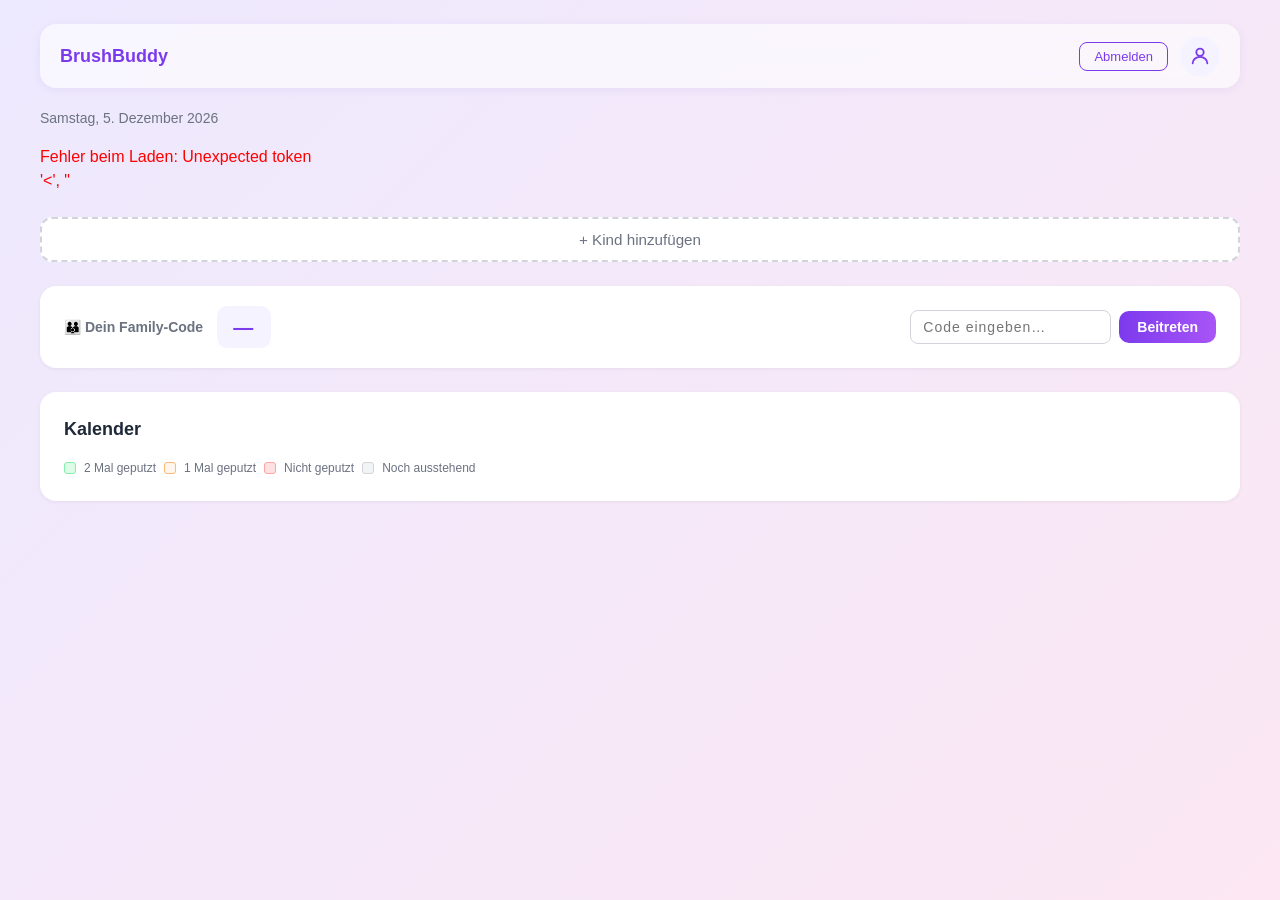
<file: child-profile.html>
<!DOCTYPE html>
<html lang="de">
  <head>
    <meta charset="UTF-8" />
    <meta name="viewport" content="width=device-width, initial-scale=1.0" />
    <title>BrushBuddy – Profil</title>
    <link rel="stylesheet" href="css/style.css" />
  </head>
  <body class="profile-body">

    <nav class="page-nav">
      <span class="page-nav-logo">BrushBuddy</span>
      <div class="page-nav-right">
        <button id="navLogoutBtn" class="logout-btn">Abmelden</button>
        <div class="nav-profile-wrapper">
          <button class="profile-icon-btn" onclick="toggleProfile()" title="Profil bearbeiten">
            <svg xmlns="http://www.w3.org/2000/svg" width="22" height="22" viewBox="0 0 24 24" fill="none" stroke="currentColor" stroke-width="2" stroke-linecap="round" stroke-linejoin="round">
              <circle cx="12" cy="8" r="4"/>
              <path d="M4 20c0-4 3.6-7 8-7s8 3 8 7"/>
            </svg>
          </button>
          <div id="navProfileForm" class="profile-dropdown hidden">
            <p class="profile-dropdown-name" id="navProfileName">...</p>
            <div class="profile-form-grid">
              <div>
                <label>Vorname</label>
                <input type="text" id="navProfileVorname" />
              </div>
              <div>
                <label>Name</label>
                <input type="text" id="navProfileName2" />
              </div>
              <div>
                <label>Email</label>
                <input type="email" id="navProfileEmail" />
              </div>
              <div>
                <label>Neues Passwort (optional)</label>
                <input type="password" id="navProfilePassword" placeholder="Leer lassen = unverändert" />
              </div>
            </div>
            <div class="edit-form-buttons">
              <button onclick="saveNavProfile()">Speichern</button>
              <button class="btn-cancel" onclick="toggleProfile()">Abbrechen</button>
            </div>
            <p id="navProfileMsg" class="hidden profile-msg"></p>
          </div>
        </div>
      </div>
    </nav>

    <div class="profile-page">

      <a href="protected.html" class="back-link">&#8592; Zurück zum Dashboard</a>

      <!-- Profile card -->
      <div class="profile-card">
        <div class="profile-card-header">
          <div class="profile-avatar-wrap" id="profileAvatar">🦄</div>
          <div class="profile-card-info">
            <h1 class="profile-child-name" id="profileChildName">...</h1>
            <div class="profile-badges">
              <span class="badge badge-level" id="profileLevel">Level 1</span>
              <span class="badge badge-streak" id="profileStreakBadge">&#x1F3C6; 0 Tage Streak</span>
            </div>
          </div>
        </div>
        <div class="profile-progress-section">
          <div class="profile-progress-header">
            <span id="profileProgressLabel">Fortschritt zu Level 2</span>
            <span id="profileProgressCount">0 / 7 Punkte</span>
          </div>
          <div class="progress-bar profile-progress-bar">
            <div class="progress-fill" id="profileProgressFill" style="width: 0%"></div>
          </div>
          <a id="viewStickersLink" href="sticker-collection.html" class="level-overview-link">Alle 25 Level ansehen &#x2192;</a>
        </div>
      </div>

      <!-- Stat cards -->
      <div class="profile-stats-grid">
        <div class="profile-stat-card">
          <div class="profile-stat-icon profile-stat-icon-yellow">&#x2B50;</div>
          <div class="profile-stat-body">
            <p class="profile-stat-title">Meine Punkte</p>
            <p class="profile-stat-number" id="statPoints">0</p>
          </div>
        </div>
        <div class="profile-stat-card">
          <div class="profile-stat-icon profile-stat-icon-orange">&#x1F3C6;</div>
          <div class="profile-stat-body">
            <p class="profile-stat-title">Aktueller Streak</p>
            <p class="profile-stat-number" id="statStreak">0 Tage</p>
          </div>
        </div>
      </div>

      <!-- Recent Activity -->
      <div class="profile-activity-card">
        <h2 class="profile-activity-title">&#x1F4C5; Letzte Aktivitäten</h2>
        <div id="activityList" class="activity-list"></div>
      </div>

    </div>

    <script src="js/avatar.js"></script>
    <script src="js/child-profile.js"></script>
    <script src="js/nav.js"></script>
  </body>
</html>
</file>
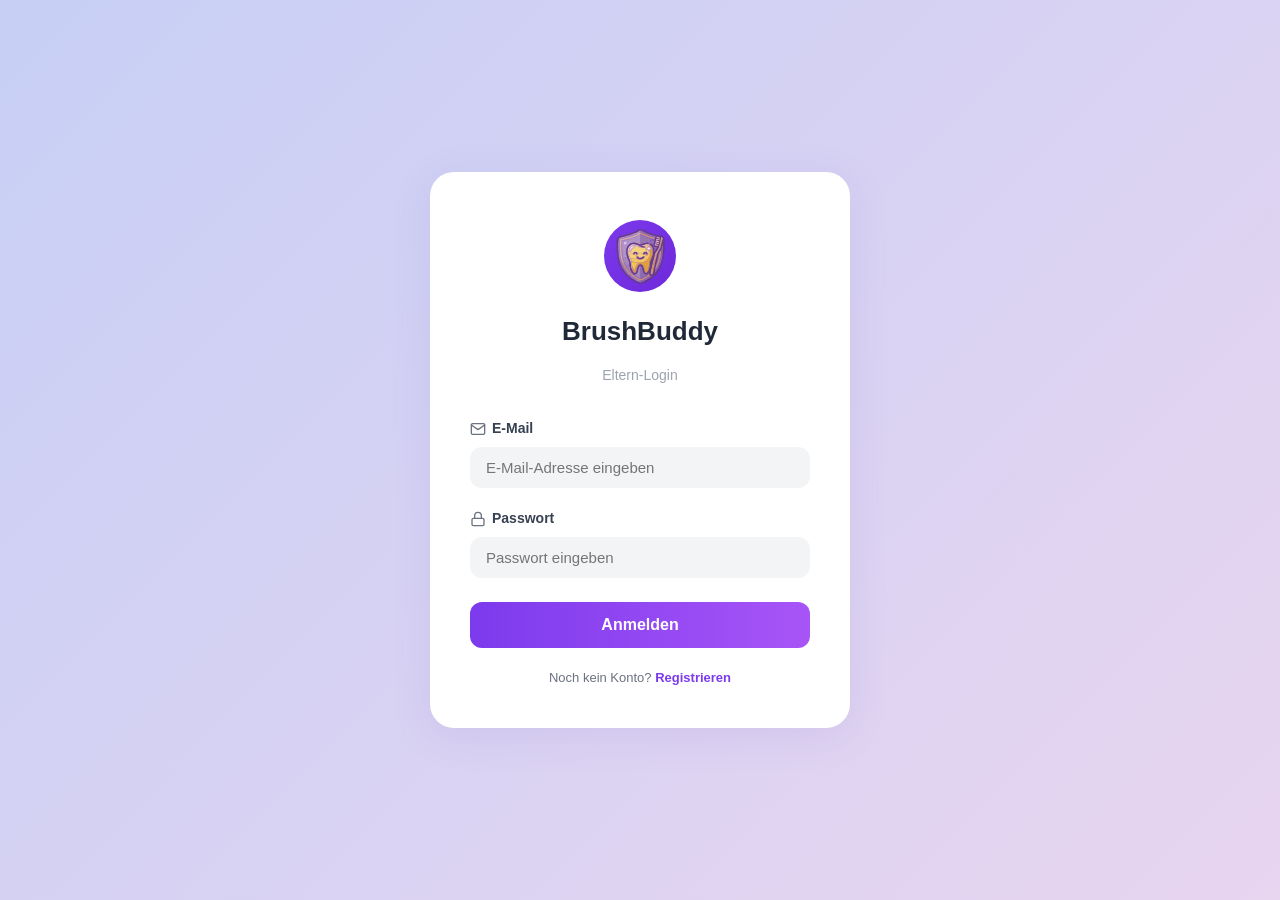
<file: login.html>
<!DOCTYPE html>
<html lang="de">
  <head>
    <meta charset="UTF-8" />
    <meta name="viewport" content="width=device-width, initial-scale=1.0" />
    <title>BrushBuddy – Eltern-Login</title>
    <link rel="stylesheet" href="css/style.css" />
  </head>
  <body class="login-page">
    <div class="login-card">
      <div class="login-logo">
        <img src="images/Logo_BrushBuddy.svg" width="55" height="55" />
      </div>

      <h1 class="login-title">BrushBuddy</h1>
      <p class="login-subtitle">Eltern-Login</p>

      <form id="loginForm">
        <div class="login-field">
          <label class="login-label">
            <svg xmlns="http://www.w3.org/2000/svg" width="16" height="16" viewBox="0 0 24 24" fill="none" stroke="currentColor" stroke-width="2" stroke-linecap="round" stroke-linejoin="round">
              <path d="M4 4h16c1.1 0 2 .9 2 2v12c0 1.1-.9 2-2 2H4c-1.1 0-2-.9-2-2V6c0-1.1.9-2 2-2z"/>
              <polyline points="22,6 12,13 2,6"/>
            </svg>
            E-Mail
          </label>
          <input type="email" id="email" placeholder="E-Mail-Adresse eingeben" required />
        </div>

        <div class="login-field">
          <label class="login-label">
            <svg xmlns="http://www.w3.org/2000/svg" width="16" height="16" viewBox="0 0 24 24" fill="none" stroke="currentColor" stroke-width="2" stroke-linecap="round" stroke-linejoin="round">
              <rect x="3" y="11" width="18" height="11" rx="2" ry="2"/>
              <path d="M7 11V7a5 5 0 0 1 10 0v4"/>
            </svg>
            Passwort
          </label>
          <input type="password" id="password" placeholder="Passwort eingeben" required />
        </div>

        <div id="loginError" class="login-error hidden">
          Falsche E-Mail oder falsches Passwort. Bitte versuche es erneut.
        </div>

        <button type="submit" class="login-btn">Anmelden</button>
      </form>

      <p class="login-register-hint">Noch kein Konto? <a href="register.html" class="login-register-link">Registrieren</a></p>

    </div>

    <script src="js/login.js"></script>
  </body>
</html>
</file>
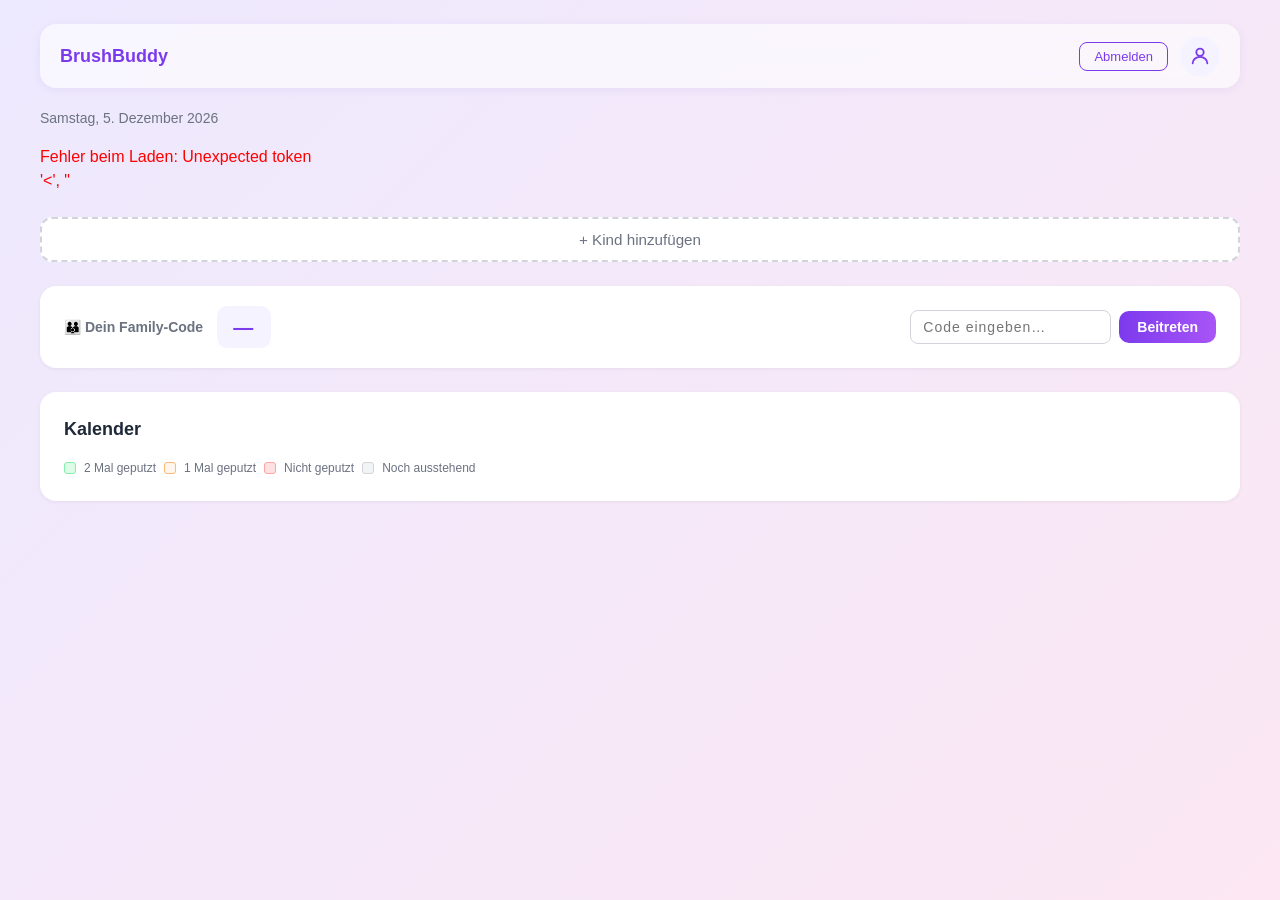
<file: protected.html>
<!DOCTYPE html>
<html lang="de">
  <head>
    <meta charset="UTF-8" />
    <meta name="viewport" content="width=device-width, initial-scale=1.0" />
    <title>BrushBuddy Dashboard</title>
    <link rel="stylesheet" href="css/style.css?v=4" />
  </head>
  <body class="dashboard-body">
    <div class="dashboard">

      <nav class="page-nav">
        <span class="page-nav-logo">BrushBuddy</span>
        <div class="page-nav-right">
          <button id="navLogoutBtn" class="logout-btn">Abmelden</button>
          <div class="nav-profile-wrapper">
            <button class="profile-icon-btn" onclick="toggleProfile()" title="Profil bearbeiten">
              <svg xmlns="http://www.w3.org/2000/svg" width="22" height="22" viewBox="0 0 24 24" fill="none" stroke="currentColor" stroke-width="2" stroke-linecap="round" stroke-linejoin="round">
                <circle cx="12" cy="8" r="4"/>
                <path d="M4 20c0-4 3.6-7 8-7s8 3 8 7"/>
              </svg>
            </button>
            <div id="navProfileForm" class="profile-dropdown hidden">
              <p class="profile-dropdown-name" id="navProfileName">...</p>
              <div class="profile-form-grid">
                <div>
                  <label>Vorname</label>
                  <input type="text" id="navProfileVorname" />
                </div>
                <div>
                  <label>Name</label>
                  <input type="text" id="navProfileName2" />
                </div>
                <div>
                  <label>Email</label>
                  <input type="email" id="navProfileEmail" />
                </div>
                <div>
                  <label>Neues Passwort (optional)</label>
                  <input type="password" id="navProfilePassword" placeholder="Leer lassen = unverändert" />
                </div>
              </div>
              <div class="edit-form-buttons">
                <button onclick="saveNavProfile()">Speichern</button>
                <button class="btn-cancel" onclick="toggleProfile()">Abbrechen</button>
              </div>
              <p id="navProfileMsg" class="hidden profile-msg"></p>
            </div>
          </div>
        </div>
      </nav>

      <p id="currentDate" class="dashboard-date"></p>

      <div id="noChildSection" class="no-child-section hidden">
        <h2>Noch kein Kind hinzugefügt</h2>
      </div>

      <div id="childrenContainer" class="children-grid"></div>

      <div class="add-child-section">
        <button type="button" class="add-child-toggle-btn" onclick="toggleAddChildForm()">+ Kind hinzufügen</button>
        <form id="addChildForm" class="add-child-form hidden">
          <input type="text" id="childName" placeholder="Name des Kindes" required />
          <input type="date" id="childGeburtstag" required />
          <div class="edit-form-buttons">
            <button type="submit">Hinzufügen</button>
            <button type="button" class="btn-cancel" onclick="toggleAddChildForm()">Abbrechen</button>
          </div>
        </form>
      </div>

      <!-- Family Code -->
      <section class="family-code-section">
        <div class="family-code-left">
          <span class="family-code-label">&#x1F46A; Dein Family-Code</span>
          <span class="family-code-value" id="familyCodeDisplay">—</span>
        </div>
        <div class="family-code-right">
          <input type="text" id="joinCodeInput" placeholder="Code eingeben…" class="family-code-input" maxlength="9" />
          <button onclick="joinFamily()" class="family-join-btn">Beitreten</button>
        </div>
        <p id="familyMsg" class="family-msg hidden"></p>
      </section>

      <section class="family-overview">
        <h2 class="overview-title">Kalender</h2>
        <div id="familyCalendar"></div>
        <div class="cal-legend">
          <span class="cal-dot" style="background:#dcfce7;border:1px solid #86efac"></span><span>2 Mal geputzt</span>
          <span class="cal-dot" style="background:#fff7ed;border:1px solid #fdba74"></span><span>1 Mal geputzt</span>
          <span class="cal-dot" style="background:#fee2e2;border:1px solid #fca5a5"></span><span>Nicht geputzt</span>
          <span class="cal-dot" style="background:#f3f4f6;border:1px solid #d1d5db"></span><span>Noch ausstehend</span>
        </div>
      </section>

    </div>

    <script src="js/avatar.js?v=4"></script>
    <script src="js/protected.js?v=4"></script>
    <script src="js/nav.js?v=4"></script>
  </body>
</html>
</file>
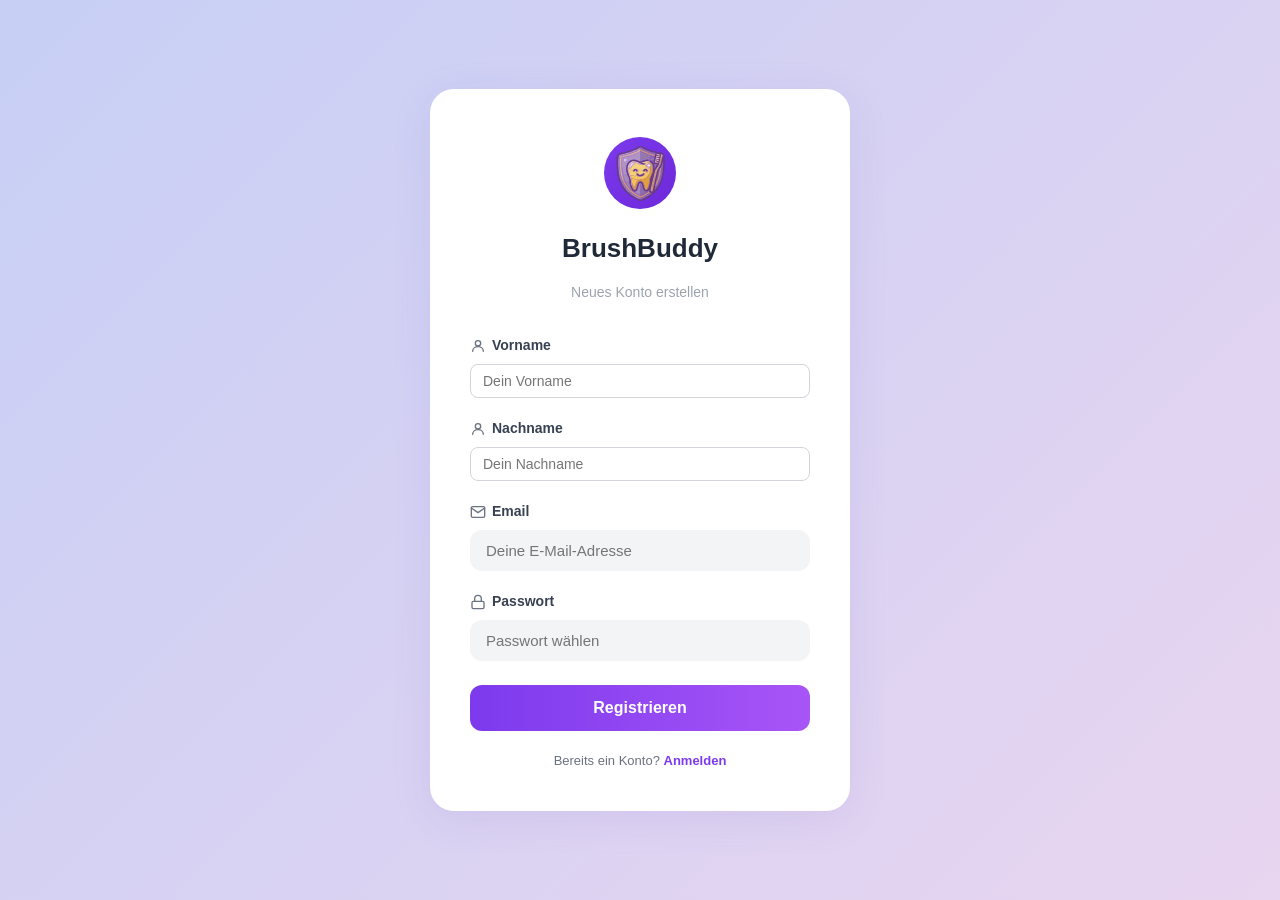
<file: register.html>
<!DOCTYPE html>
<html lang="de">
  <head>
    <meta charset="UTF-8" />
    <meta name="viewport" content="width=device-width, initial-scale=1.0" />
    <title>BrushBuddy – Registrieren</title>
    <link rel="stylesheet" href="css/style.css" />
  </head>
  <body class="login-page">
    <div class="login-card">

      <div class="login-logo">
        <img src="images/Logo_BrushBuddy.svg" width="55" height="55" />
      </div>

      <h1 class="login-title">BrushBuddy</h1>
      <p class="login-subtitle">Neues Konto erstellen</p>

      <form id="registerForm">
        <div class="login-field">
          <label class="login-label">
            <svg xmlns="http://www.w3.org/2000/svg" width="16" height="16" viewBox="0 0 24 24" fill="none" stroke="currentColor" stroke-width="2" stroke-linecap="round" stroke-linejoin="round">
              <circle cx="12" cy="8" r="4"/>
              <path d="M4 20c0-4 3.6-7 8-7s8 3 8 7"/>
            </svg>
            Vorname
          </label>
          <input type="text" id="vorname" placeholder="Dein Vorname" required />
        </div>

        <div class="login-field">
          <label class="login-label">
            <svg xmlns="http://www.w3.org/2000/svg" width="16" height="16" viewBox="0 0 24 24" fill="none" stroke="currentColor" stroke-width="2" stroke-linecap="round" stroke-linejoin="round">
              <circle cx="12" cy="8" r="4"/>
              <path d="M4 20c0-4 3.6-7 8-7s8 3 8 7"/>
            </svg>
            Nachname
          </label>
          <input type="text" id="name" placeholder="Dein Nachname" required />
        </div>

        <div class="login-field">
          <label class="login-label">
            <svg xmlns="http://www.w3.org/2000/svg" width="16" height="16" viewBox="0 0 24 24" fill="none" stroke="currentColor" stroke-width="2" stroke-linecap="round" stroke-linejoin="round">
              <path d="M4 4h16c1.1 0 2 .9 2 2v12c0 1.1-.9 2-2 2H4c-1.1 0-2-.9-2-2V6c0-1.1.9-2 2-2z"/>
              <polyline points="22,6 12,13 2,6"/>
            </svg>
            Email
          </label>
          <input type="email" id="email" placeholder="Deine E-Mail-Adresse" required />
        </div>

        <div class="login-field">
          <label class="login-label">
            <svg xmlns="http://www.w3.org/2000/svg" width="16" height="16" viewBox="0 0 24 24" fill="none" stroke="currentColor" stroke-width="2" stroke-linecap="round" stroke-linejoin="round">
              <rect x="3" y="11" width="18" height="11" rx="2" ry="2"/>
              <path d="M7 11V7a5 5 0 0 1 10 0v4"/>
            </svg>
            Passwort
          </label>
          <input type="password" id="password" placeholder="Passwort wählen" required />
        </div>

        <div id="registerError" class="login-error hidden"></div>
        <div id="registerSuccess" class="login-success hidden"></div>

        <button type="submit" class="login-btn">Registrieren</button>
      </form>

      <p class="login-register-hint">Bereits ein Konto? <a href="login.html" class="login-register-link">Anmelden</a></p>

    </div>

    <script src="js/register.js"></script>
  </body>
</html>
</file>
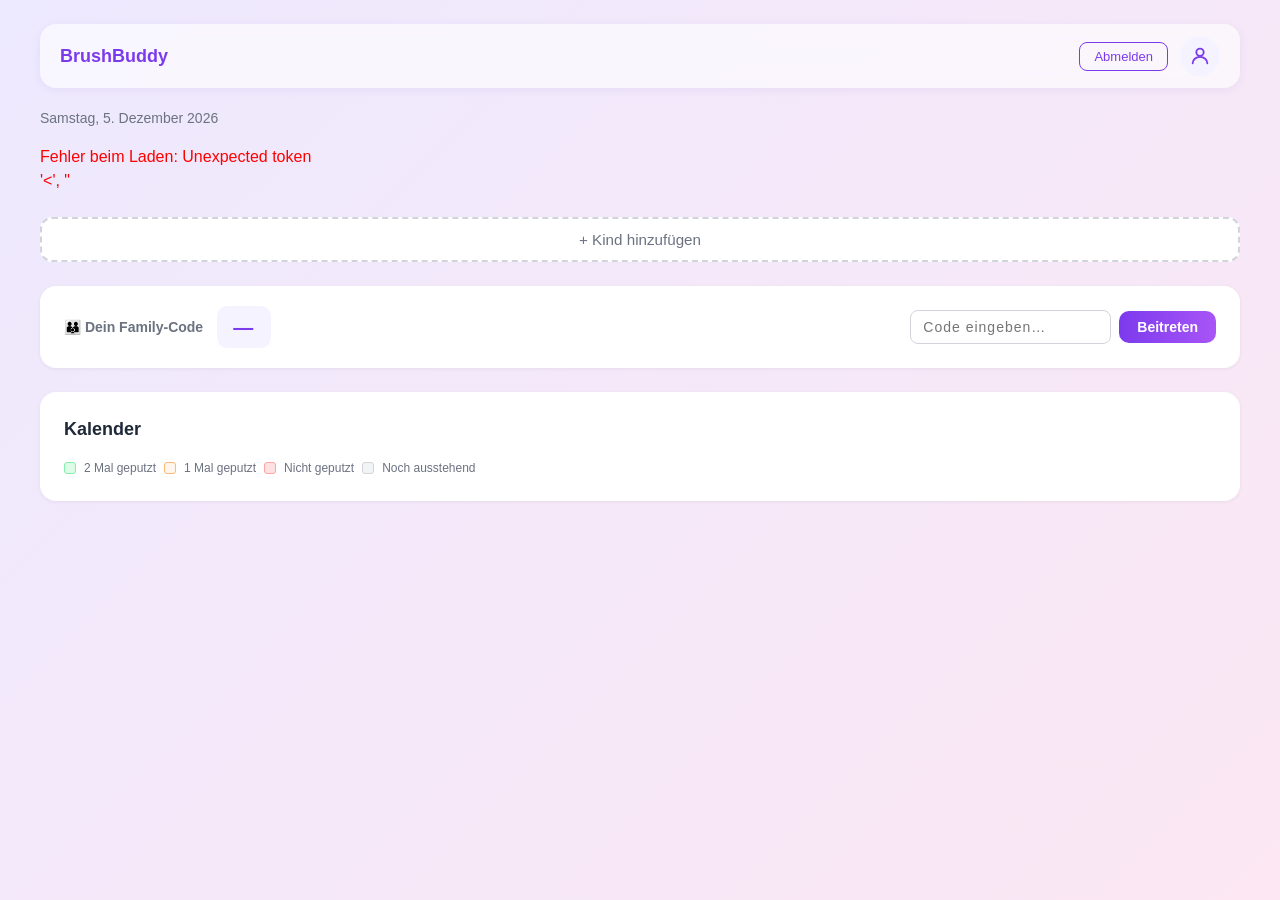
<file: sticker-collection.html>
<!DOCTYPE html>
<html lang="de">
  <head>
    <meta charset="UTF-8" />
    <meta name="viewport" content="width=device-width, initial-scale=1.0" />
    <title>BrushBuddy – Sticker-Sammlung</title>
    <link rel="stylesheet" href="css/style.css" />
  </head>
  <body class="sticker-body">

    <nav class="page-nav">
      <span class="page-nav-logo">BrushBuddy</span>
      <div class="page-nav-right">
        <button id="navLogoutBtn" class="logout-btn">Abmelden</button>
        <div class="nav-profile-wrapper">
          <button class="profile-icon-btn" onclick="toggleProfile()" title="Profil bearbeiten">
            <svg xmlns="http://www.w3.org/2000/svg" width="22" height="22" viewBox="0 0 24 24" fill="none" stroke="currentColor" stroke-width="2" stroke-linecap="round" stroke-linejoin="round">
              <circle cx="12" cy="8" r="4"/>
              <path d="M4 20c0-4 3.6-7 8-7s8 3 8 7"/>
            </svg>
          </button>
          <div id="navProfileForm" class="profile-dropdown hidden">
            <p class="profile-dropdown-name" id="navProfileName">...</p>
            <div class="profile-form-grid">
              <div>
                <label>Vorname</label>
                <input type="text" id="navProfileVorname" />
              </div>
              <div>
                <label>Name</label>
                <input type="text" id="navProfileName2" />
              </div>
              <div>
                <label>Email</label>
                <input type="email" id="navProfileEmail" />
              </div>
              <div>
                <label>Neues Passwort (optional)</label>
                <input type="password" id="navProfilePassword" placeholder="Leer lassen = unverändert" />
              </div>
            </div>
            <div class="edit-form-buttons">
              <button onclick="saveNavProfile()">Speichern</button>
              <button class="btn-cancel" onclick="toggleProfile()">Abbrechen</button>
            </div>
            <p id="navProfileMsg" class="hidden profile-msg"></p>
          </div>
        </div>
      </div>
    </nav>

    <div class="sticker-page">

      <a id="backLink" href="child-profile.html" class="back-link">&#8592; Zurück zum Profil</a>

      <div class="sticker-card">
        <h1 class="sticker-title">Sticker-Sammlung</h1>
        <p class="sticker-subtitle">Sammle Punkte beim Zähneputzen und schalte Sticker frei!</p>

        <div class="sticker-counter-wrap">
          <span class="sticker-counter" id="stickerCounter">0 Punkte · 0 / 24 Sticker</span>
          <p class="sticker-next-hint" id="nextStickerHint">Noch 50 Punkte bis zum nächsten Sticker</p>
          <div class="sticker-progress-bar">
            <div class="sticker-progress-fill" id="nextStickerFill" style="width: 0%"></div>
          </div>
        </div>

        <div class="sticker-grid" id="stickerGrid"></div>

        <div class="sticker-howto">
          <h2 class="sticker-howto-title">So funktioniert's</h2>
          <ul class="sticker-howto-list">
            <li>&#x1FAA5; 2× Zähneputzen an einem Tag = 1 Punkt</li>
            <li>&#x2B50; Punkte-Meilensteine schalten Sticker &amp; Level frei</li>
            <li>&#x1F3C6; Erster Sticker ab 7 Punkten · 24 Sticker insgesamt</li>
          </ul>
        </div>
      </div>

    </div>

    <script src="js/sticker-collection.js"></script>
    <script src="js/nav.js"></script>
  </body>
</html>
</file>
<file: css/style.css>
/* style.css */

* {
  box-sizing: border-box;
  margin: 0;
  padding: 0;
}

body {
  font-family: Arial, sans-serif;
  line-height: 1.5;
  color: #1f2937;
}

/* Login page */
.login-page {
  min-height: 100vh;
  display: flex;
  align-items: center;
  justify-content: center;
  background: linear-gradient(135deg, #c7cff5 0%, #e8d5f0 100%);
}

.login-card {
  background: white;
  border-radius: 24px;
  padding: 48px 40px 40px;
  width: 100%;
  max-width: 420px;
  text-align: center;
  box-shadow: 0 8px 40px rgba(100, 80, 200, 0.1);
}

.login-logo {
  width: 72px;
  height: 72px;
  border-radius: 999px;
  background: linear-gradient(135deg, #7c3aed, #6d28d9);
  display: flex;
  align-items: center;
  justify-content: center;
  margin: 0 auto 20px;
}

.login-title {
  font-size: 26px;
  font-weight: 700;
  color: #1f2937;
  margin-bottom: 4px;
}

.login-subtitle {
  font-size: 14px;
  color: #9ca3af;
  margin-bottom: 32px;
}

.login-field {
  text-align: left;
  margin-bottom: 20px;
}

.login-label {
  display: flex;
  align-items: center;
  gap: 6px;
  font-weight: 600;
  font-size: 14px;
  color: #374151;
  margin-bottom: 8px;
}

.login-label svg {
  color: #6b7280;
}

.login-field input[type="email"],
.login-field input[type="password"] {
  width: 100%;
  padding: 12px 16px;
  border: none;
  border-radius: 12px;
  background-color: #f3f4f6;
  font-size: 15px;
  color: #1f2937;
  outline: none;
  transition: box-shadow 0.2s;
}

.login-field input[type="email"]:focus,
.login-field input[type="password"]:focus {
  box-shadow: 0 0 0 3px rgba(124, 58, 237, 0.2);
}

.login-btn {
  width: 100%;
  padding: 14px;
  border-radius: 12px;
  border: none;
  background: linear-gradient(90deg, #7c3aed, #a855f7);
  color: white;
  font-size: 16px;
  font-weight: 600;
  cursor: pointer;
  transition: opacity 0.2s;
  margin-top: 4px;
}

.login-btn:hover {
  opacity: 0.9;
  background: linear-gradient(90deg, #7c3aed, #a855f7);
}

.login-register-hint {
  font-size: 13px;
  color: #6b7280;
  text-align: center;
  margin-top: 20px;
}

.login-register-link {
  color: #7c3aed;
  text-decoration: none;
  font-weight: 600;
}

.login-register-link:hover {
  text-decoration: underline;
}

.forgot-link {
  background: none;
  border: none;
  color: #7c3aed;
  font-size: 13px;
  cursor: pointer;
  margin-top: 16px;
  padding: 0;
  text-decoration: underline;
  text-underline-offset: 2px;
  width: 100%;
  text-align: center;
}

.forgot-link:hover {
  color: #6d28d9;
  background: none;
}

.forgot-section {
  margin-top: 20px;
  padding-top: 20px;
  border-top: 1px solid #e5e7eb;
  text-align: left;
}

.forgot-desc {
  font-size: 13px;
  color: #6b7280;
  margin-bottom: 16px;
  margin-top: 0;
  line-height: 1.5;
}

.login-success {
  background-color: #dcfce7;
  color: #166534;
  font-size: 13px;
  padding: 10px 14px;
  border-radius: 8px;
  margin-bottom: 12px;
}

.login-error {
  background-color: #fee2e2;
  color: #b91c1c;
  font-size: 13px;
  padding: 10px 14px;
  border-radius: 8px;
  margin-bottom: 12px;
  text-align: left;
}

/* Legacy auth layout */
.auth-body {
  max-width: 400px;
  margin: 60px auto;
  padding: 0 20px;
}

h1 {
  margin-bottom: 1em;
}

form > div {
  margin-bottom: 1em;
}

label {
  display: block;
  margin-bottom: 4px;
  font-weight: bold;
}

input[type="email"],
input[type="password"],
input[type="text"],
input[type="date"],
input[type="number"] {
  width: 100%;
  padding: 8px 12px;
  border: 1px solid #d1d5db;
  border-radius: 8px;
  font-size: 14px;
}

button {
  padding: 8px 16px;
  cursor: pointer;
  border-radius: 8px;
  border: none;
  background-color: #7c3aed;
  color: white;
  font-size: 14px;
}

button:hover {
  background-color: #6d28d9;
}

p {
  margin-top: 1em;
}

/* Dashboard */
.dashboard-body {
  background: linear-gradient(135deg, #ede9fe 0%, #fce7f3 100%);
  min-height: 100vh;
  padding: 24px;
}

.dashboard {
  max-width: 1200px;
  margin: 0 auto;
}

.dashboard-header {
  display: flex;
  justify-content: space-between;
  align-items: flex-start;
  margin-bottom: 32px;
  flex-wrap: wrap;
  gap: 12px;
}

.dashboard-title {
  font-size: 28px;
  font-weight: bold;
  color: #7c3aed;
  margin-bottom: 4px;
}

.dashboard-date {
  color: #6b7280;
  font-size: 14px;
}

.header-right {
  display: flex;
  align-items: center;
  gap: 16px;
}

.hub-status {
  background-color: #dcfce7;
  color: #166534;
  padding: 6px 14px;
  border-radius: 999px;
  font-size: 13px;
}

.logout-btn {
  background-color: transparent;
  color: #7c3aed;
  border: 1px solid #7c3aed;
  padding: 6px 14px;
  font-size: 13px;
}

.logout-btn:hover {
  background-color: #7c3aed;
  color: white;
}

/* Profile dropdown */
.profile-dropdown-wrapper {
  position: relative;
}

.profile-icon-btn {
  background: #f5f3ff;
  color: #7c3aed;
  border: none;
  border-radius: 999px;
  width: 40px;
  height: 40px;
  display: flex;
  align-items: center;
  justify-content: center;
  padding: 0;
  cursor: pointer;
}

.profile-icon-btn:hover {
  background: #ede9fe;
}

.profile-dropdown {
  position: absolute;
  top: 50px;
  right: 0;
  background: white;
  border-radius: 16px;
  padding: 20px;
  width: 320px;
  box-shadow: 0 8px 24px rgba(0, 0, 0, 0.12);
  z-index: 100;
}

.profile-dropdown-name {
  font-weight: bold;
  font-size: 15px;
  color: #7c3aed;
  margin-bottom: 16px;
}

.profile-form-grid {
  display: flex;
  flex-direction: column;
  gap: 10px;
  margin-bottom: 16px;
}

.profile-form-grid label {
  display: block;
  font-size: 12px;
  font-weight: bold;
  margin-bottom: 3px;
  color: #374151;
}

.profile-msg {
  margin-top: 8px;
  font-size: 13px;
}

/* No child section */
.no-child-section {
  background: white;
  border-radius: 16px;
  padding: 32px;
  text-align: center;
  margin-bottom: 24px;
}

.add-child-section {
  margin-bottom: 24px;
  text-align: center;
}

.add-child-toggle-btn {
  background: white;
  border: 2px dashed #d1d5db;
  border-radius: 12px;
  padding: 12px 24px;
  font-size: 0.95rem;
  color: #6b7280;
  cursor: pointer;
  width: 100%;
  transition: border-color 0.2s, color 0.2s;
}

.add-child-toggle-btn:hover {
  border-color: #a78bfa;
  color: #7c3aed;
}

.add-child-form {
  display: flex;
  flex-direction: column;
  gap: 12px;
  max-width: 300px;
  margin: 16px auto 0;
}

.hidden {
  display: none !important;
}

/* Children grid */
.children-grid {
  display: grid;
  grid-template-columns: repeat(auto-fill, minmax(280px, 1fr));
  gap: 20px;
  margin-bottom: 24px;
}

/* Child card */
.child-card {
  background: white;
  border-radius: 16px;
  padding: 24px;
  box-shadow: 0 1px 4px rgba(0, 0, 0, 0.06);
}

.child-header {
  display: flex;
  align-items: center;
  gap: 16px;
  margin-bottom: 16px;
}

.child-avatar {
  width: 56px;
  height: 56px;
  border-radius: 999px;
  background-color: #f3e8ff;
  font-size: 28px;
  display: flex;
  align-items: center;
  justify-content: center;
  flex-shrink: 0;
  cursor: pointer;
  transition: opacity 0.15s;
}

.child-avatar:hover {
  opacity: 0.85;
}

.child-info h2 {
  font-size: 18px;
  font-weight: bold;
}

.child-info p {
  font-size: 13px;
  color: #6b7280;
  margin: 0;
}

.edit-btn {
  margin-left: auto;
  background: transparent;
  color: #9ca3af;
  border: none;
  font-size: 16px;
  padding: 4px 8px;
}

.edit-btn:hover {
  color: #7c3aed;
  background: transparent;
}

.edit-form {
  margin-bottom: 12px;
  display: none;
  flex-direction: column;
  gap: 8px;
}

.edit-form--open {
  display: flex;
}

.edit-form-buttons {
  display: flex;
  gap: 8px;
}

.btn-cancel {
  background-color: #e5e7eb;
  color: #374151;
}

.btn-cancel:hover {
  background-color: #d1d5db;
}

.brush-status {
  display: flex;
  align-items: center;
  gap: 8px;
  padding: 8px 14px;
  border-radius: 8px;
  font-size: 14px;
  margin-bottom: 12px;
}

.status-brushed {
  background-color: #dcfce7;
  color: #166534;
}

.status-not-brushed {
  background-color: #fff7ed;
  color: #9a3412;
}

.status-dot {
  width: 8px;
  height: 8px;
  border-radius: 999px;
  flex-shrink: 0;
}

.status-brushed .status-dot {
  background-color: #22c55e;
}

.status-not-brushed .status-dot {
  background-color: #f97316;
}

.child-stat-row {
  display: flex;
  justify-content: space-between;
  align-items: center;
  padding: 8px 14px;
  border-radius: 8px;
  font-size: 14px;
  margin-bottom: 8px;
  background-color: #f5f3ff;
  color: #5b21b6;
}

.child-stat-pink {
  background-color: #fdf2f8;
  color: #9d174d;
}

.progress-section {
  margin-top: 12px;
}

.progress-header {
  display: flex;
  justify-content: space-between;
  font-size: 13px;
  color: #6b7280;
  margin-bottom: 6px;
}

.progress-bar {
  background-color: #e5e7eb;
  border-radius: 999px;
  height: 8px;
  overflow: hidden;
}

.progress-fill {
  height: 100%;
  border-radius: 999px;
  background: linear-gradient(to right, #7c3aed, #ec4899);
  transition: width 0.4s ease;
}

/* Family code section */
.family-code-section {
  background: white;
  border-radius: 16px;
  padding: 20px 24px;
  box-shadow: 0 1px 4px rgba(0, 0, 0, 0.06);
  display: flex;
  align-items: center;
  gap: 24px;
  flex-wrap: wrap;
  margin-bottom: 24px;
}

.family-code-left {
  display: flex;
  align-items: center;
  gap: 14px;
  flex: 1;
}

.family-code-label {
  font-size: 14px;
  font-weight: 600;
  color: #6b7280;
  white-space: nowrap;
}

.family-code-value {
  font-size: 20px;
  font-weight: 700;
  color: #7c3aed;
  letter-spacing: 2px;
  background: #f5f3ff;
  padding: 6px 16px;
  border-radius: 10px;
}

.family-code-right {
  display: flex;
  align-items: center;
  gap: 8px;
}

.family-code-input {
  padding: 8px 14px;
  border: 1.5px solid #e5e7eb;
  border-radius: 10px;
  font-size: 14px;
  letter-spacing: 1px;
  width: 140px;
  outline: none;
  transition: border-color 0.2s;
}

.family-code-input:focus {
  border-color: #7c3aed;
}

.family-join-btn {
  padding: 8px 18px;
  background: linear-gradient(90deg, #7c3aed, #a855f7);
  color: white;
  border: none;
  border-radius: 10px;
  font-size: 14px;
  font-weight: 600;
  cursor: pointer;
  white-space: nowrap;
}

.family-join-btn:hover {
  opacity: 0.9;
}

.family-msg {
  width: 100%;
  font-size: 13px;
  margin-top: 4px;
}

/* Family overview */
.family-overview {
  background: white;
  border-radius: 16px;
  padding: 24px;
  box-shadow: 0 1px 4px rgba(0, 0, 0, 0.06);
}

.overview-title {
  font-size: 18px;
  font-weight: bold;
  margin-bottom: 16px;
  color: #1f2937;
}

.month-cal-nav {
  display: flex;
  align-items: center;
  justify-content: space-between;
  margin-bottom: 12px;
}

.month-cal-title {
  font-size: 15px;
  font-weight: 600;
  color: #1f2937;
}

.month-cal-btn {
  background: #f5f3ff;
  border: none;
  color: #7c3aed;
  font-size: 22px;
  width: 36px;
  height: 36px;
  border-radius: 999px;
  cursor: pointer;
  display: flex;
  align-items: center;
  justify-content: center;
  padding: 0;
  line-height: 1;
}

.month-cal-btn:hover {
  background: #ede9fe;
}

.month-cal-grid {
  display: grid;
  grid-template-columns: repeat(7, 1fr);
  gap: 6px;
}

.month-cal-header {
  text-align: center;
  font-size: 12px;
  font-weight: 600;
  color: #6b7280;
  padding-bottom: 4px;
}

.month-cal-cell {
  border-radius: 10px;
  display: flex;
  align-items: center;
  justify-content: center;
  font-size: 13px;
  font-weight: 500;
  padding: 10px 0;
}

.month-cal-empty  { background: transparent; }
.month-cal-green  { background: #dcfce7; color: #166534; }
.month-cal-orange { background: #fff7ed; color: #9a3412; }
.month-cal-red    { background: #fee2e2; color: #991b1b; }
.month-cal-future { background: #f3f4f6; color: #9ca3af; }
.month-cal-today  { outline: 2px solid #7c3aed; outline-offset: 1px; }

.cal-legend {
  display: flex;
  align-items: center;
  gap: 8px;
  margin-top: 14px;
  flex-wrap: wrap;
  font-size: 12px;
  color: #6b7280;
}

.cal-dot {
  width: 12px;
  height: 12px;
  border-radius: 3px;
  display: inline-block;
  flex-shrink: 0;
}

.stat-box {
  background-color: #f3f4f6;
  border-radius: 12px;
  padding: 16px;
  text-align: center;
}

.stat-green  { background-color: #dcfce7; }
.stat-pink   { background-color: #fdf2f8; }
.stat-purple { background-color: #f5f3ff; }
.stat-orange { background-color: #fff7ed; }

.stat-number {
  display: block;
  font-size: 28px;
  font-weight: bold;
  color: #1f2937;
}

.stat-number-names {
  font-size: 15px;
  line-height: 1.4;
  word-break: break-word;
}

.stat-label {
  display: block;
  font-size: 12px;
  color: #6b7280;
  margin-top: 4px;
}

/* =====================
   Shared Page Nav (profile & sticker pages)
   ===================== */

.page-nav {
  display: flex;
  align-items: center;
  justify-content: space-between;
  background: rgba(255, 255, 255, 0.6);
  backdrop-filter: blur(10px);
  border-radius: 16px;
  padding: 12px 20px;
  margin-bottom: 20px;
  box-shadow: 0 2px 8px rgba(100, 80, 200, 0.08);
}

.page-nav-logo {
  font-size: 18px;
  font-weight: 700;
  color: #7c3aed;
}

.page-nav-right {
  display: flex;
  align-items: center;
  gap: 12px;
}

.nav-profile-wrapper {
  position: relative;
}

.nav-profile-wrapper .profile-dropdown {
  top: 50px;
  right: 0;
}

/* =====================
   Child Profile Page
   ===================== */

.profile-body {
  background: linear-gradient(135deg, #ede9fe 0%, #fce7f3 100%);
  min-height: 100vh;
  padding: 24px;
}

.profile-page {
  max-width: 620px;
  margin: 0 auto;
}

.back-link {
  display: inline-flex;
  align-items: center;
  gap: 6px;
  color: #1f2937;
  text-decoration: none;
  font-size: 14px;
  font-weight: 500;
  margin-bottom: 20px;
}

.back-link:hover {
  color: #7c3aed;
}

/* Avatar picker */
.avatar-picker-anchor {
  position: relative;
  flex-shrink: 0;
}

.profile-avatar-wrap {
  cursor: default;
}

.avatar-edit-hint {
  position: absolute;
  bottom: -4px;
  right: -4px;
  background: #7c3aed;
  color: white;
  font-size: 10px;
  width: 20px;
  height: 20px;
  border-radius: 999px;
  display: flex;
  align-items: center;
  justify-content: center;
  pointer-events: none;
}

.avatar-picker {
  position: absolute;
  top: calc(100% + 10px);
  left: 0;
  background: white;
  border-radius: 16px;
  padding: 12px;
  display: grid;
  grid-template-columns: repeat(4, 1fr);
  gap: 8px;
  box-shadow: 0 8px 24px rgba(0, 0, 0, 0.14);
  z-index: 200;
  width: 200px;
}

.avatar-option {
  width: 40px;
  height: 40px;
  border-radius: 10px;
  background: #f3f4f6;
  border: 2px solid transparent;
  font-size: 20px;
  display: flex;
  align-items: center;
  justify-content: center;
  cursor: pointer;
  padding: 0;
  transition: background 0.15s, border-color 0.15s;
}

.avatar-option:hover {
  background: #ede9fe;
}

.avatar-option--active {
  border-color: #7c3aed;
  background: #ede9fe;
}

/* Profile card */
.profile-card {
  background: white;
  border-radius: 20px;
  padding: 28px;
  margin-bottom: 16px;
  box-shadow: 0 2px 12px rgba(0, 0, 0, 0.07);
}

.profile-card-header {
  display: flex;
  align-items: center;
  gap: 20px;
  margin-bottom: 24px;
}

.profile-avatar-wrap {
  width: 72px;
  height: 72px;
  border-radius: 999px;
  background-color: #f3e8ff;
  display: flex;
  align-items: center;
  justify-content: center;
  font-size: 36px;
  flex-shrink: 0;
}

.profile-card-info {
  flex: 1;
}

.profile-child-name {
  font-size: 32px;
  font-weight: 700;
  color: #1f2937;
  margin-bottom: 8px;
  line-height: 1.1;
}

.profile-badges {
  display: flex;
  align-items: center;
  gap: 10px;
  flex-wrap: wrap;
}

.badge {
  display: inline-flex;
  align-items: center;
  padding: 4px 14px;
  border-radius: 999px;
  font-size: 13px;
  font-weight: 600;
}

.badge-level {
  background-color: #7c3aed;
  color: white;
}

.badge-streak {
  color: #c2410c;
  font-size: 14px;
  font-weight: 500;
  background: none;
  padding: 0;
}

/* Profile progress */
.profile-progress-section {
  margin-top: 4px;
}

.profile-progress-header {
  display: flex;
  justify-content: space-between;
  font-size: 13px;
  color: #6b7280;
  margin-bottom: 8px;
}

.profile-progress-bar {
  height: 12px;
  border-radius: 999px;
  background-color: #e5e7eb;
  overflow: hidden;
}

/* Stat cards grid */
.profile-stats-grid {
  display: grid;
  grid-template-columns: 1fr 1fr;
  gap: 16px;
  margin-bottom: 16px;
}

.profile-stat-card {
  background: white;
  border-radius: 20px;
  padding: 24px;
  box-shadow: 0 2px 12px rgba(0, 0, 0, 0.07);
  display: flex;
  flex-direction: column;
  gap: 12px;
}

.profile-stat-icon {
  width: 48px;
  height: 48px;
  border-radius: 14px;
  display: flex;
  align-items: center;
  justify-content: center;
  font-size: 22px;
  flex-shrink: 0;
}

.profile-stat-icon-yellow {
  background-color: #fef9c3;
}

.profile-stat-icon-orange {
  background-color: #ffedd5;
}

.profile-stat-body {
  flex: 1;
}

.profile-stat-title {
  font-size: 14px;
  color: #6b7280;
  margin-bottom: 4px;
}

.profile-stat-number {
  font-size: 36px;
  font-weight: 700;
  color: #1f2937;
  line-height: 1.1;
  margin-bottom: 6px;
}

.profile-stat-link {
  font-size: 13px;
  color: #7c3aed;
  text-decoration: none;
  font-weight: 500;
}

.profile-stat-link:hover {
  text-decoration: underline;
}

.level-overview-link {
  display: inline-block;
  margin-top: 10px;
  font-size: 13px;
  color: #7c3aed;
  text-decoration: none;
  font-weight: 500;
}

.level-overview-link:hover {
  text-decoration: underline;
}

.profile-stat-sub {
  font-size: 13px;
  color: #6b7280;
}

/* Activity card */
.profile-activity-card {
  background: white;
  border-radius: 20px;
  padding: 24px;
  box-shadow: 0 2px 12px rgba(0, 0, 0, 0.07);
}

.profile-activity-title {
  font-size: 18px;
  font-weight: 700;
  color: #7c3aed;
  margin-bottom: 16px;
  display: flex;
  align-items: center;
  gap: 8px;
}

.activity-list {
  display: flex;
  flex-direction: column;
  gap: 10px;
}

.activity-item {
  background: #f9fafb;
  border-radius: 14px;
  padding: 14px 16px;
  display: flex;
  align-items: center;
  gap: 14px;
}

.activity-icon-wrap {
  width: 44px;
  height: 44px;
  background: white;
  border-radius: 12px;
  display: flex;
  align-items: center;
  justify-content: center;
  font-size: 22px;
  flex-shrink: 0;
  box-shadow: 0 1px 4px rgba(0,0,0,0.06);
}

.activity-info {
  flex: 1;
}

.activity-date {
  font-size: 15px;
  font-weight: 600;
  color: #1f2937;
  margin: 0;
}

.activity-time {
  font-size: 13px;
  color: #6b7280;
  margin: 0;
}

.activity-badge {
  background-color: #dcfce7;
  color: #166534;
  font-size: 13px;
  font-weight: 500;
  padding: 6px 14px;
  border-radius: 999px;
  flex-shrink: 0;
}

.activity-empty {
  text-align: center;
  color: #9ca3af;
  padding: 24px 0;
  font-size: 14px;
}

.load-more-btn {
  display: block;
  width: 100%;
  margin-top: 12px;
  padding: 10px;
  background: none;
  border: 2px dashed #d1d5db;
  border-radius: 12px;
  font-size: 14px;
  color: #6b7280;
  cursor: pointer;
  transition: border-color 0.2s, color 0.2s;
}

.load-more-btn:hover {
  border-color: #a78bfa;
  color: #7c3aed;
}

/* Clickable child name/avatar area */
.child-header-link {
  display: flex;
  align-items: center;
  gap: 16px;
  flex: 1;
  cursor: pointer;
  border-radius: 12px;
  padding: 4px 8px;
  margin: -4px -8px;
  transition: background 0.15s;
}

.child-header-link:hover {
  background-color: #f5f3ff;
}

/* =====================
   Sticker Collection Page
   ===================== */

.sticker-body {
  background: linear-gradient(135deg, #ede9fe 0%, #fce7f3 100%);
  min-height: 100vh;
  padding: 24px;
}

.sticker-page {
  max-width: 900px;
  margin: 0 auto;
}

.sticker-card {
  background: white;
  border-radius: 24px;
  padding: 40px 36px 36px;
  box-shadow: 0 2px 16px rgba(0, 0, 0, 0.08);
}

.sticker-title {
  font-size: 32px;
  font-weight: 700;
  color: #1f2937;
  text-align: center;
  margin-bottom: 8px;
}

.sticker-subtitle {
  font-size: 15px;
  color: #6b7280;
  text-align: center;
  margin-bottom: 20px;
}

.sticker-counter-wrap {
  display: flex;
  flex-direction: column;
  align-items: center;
  gap: 8px;
  margin-bottom: 32px;
}

.sticker-next-hint {
  font-size: 13px;
  color: #6b7280;
}

.sticker-progress-bar {
  width: 100%;
  max-width: 300px;
  height: 8px;
  background: #e5e7eb;
  border-radius: 999px;
  overflow: hidden;
}

.sticker-progress-fill {
  height: 100%;
  background: linear-gradient(90deg, #a78bfa, #f472b6);
  border-radius: 999px;
  transition: width 0.4s ease;
}

.sticker-counter {
  background: #ede9fe;
  color: #7c3aed;
  font-size: 15px;
  font-weight: 600;
  padding: 8px 24px;
  border-radius: 999px;
}

.sticker-grid {
  display: grid;
  grid-template-columns: repeat(6, 1fr);
  gap: 12px;
  margin-bottom: 32px;
}

.sticker-tile {
  border-radius: 16px;
  display: flex;
  flex-direction: column;
  align-items: center;
  justify-content: center;
  gap: 5px;
  padding: 10px 6px 12px;
}

.sticker-tile--unlocked {
  background-color: #f3e8ff;
}

.sticker-tile--locked {
  background-color: #f3f4f6;
}

.sticker-level-badge {
  font-size: 10px;
  font-weight: 700;
  color: #9ca3af;
  background: #e5e7eb;
  border-radius: 999px;
  padding: 2px 7px;
  letter-spacing: 0.02em;
}

.sticker-level-badge--unlocked {
  color: #7c3aed;
  background: #ede9fe;
}

.sticker-emoji {
  font-size: 26px;
  line-height: 1;
}

.sticker-lock {
  width: 24px;
  height: 24px;
  color: #d1d5db;
}

.sticker-name {
  font-size: 10px;
  font-weight: 500;
  color: #6b7280;
  text-align: center;
  line-height: 1.2;
}

.sticker-tile--unlocked .sticker-name {
  color: #7c3aed;
}

.sticker-howto {
  background: #fefce8;
  border-radius: 16px;
  padding: 24px 28px;
}

.sticker-howto-title {
  font-size: 18px;
  font-weight: 700;
  color: #1f2937;
  margin-bottom: 14px;
}

.sticker-howto-list {
  list-style: none;
  display: flex;
  flex-direction: column;
  gap: 10px;
}

.sticker-howto-list li {
  font-size: 15px;
  color: #374151;
}

/* Responsive */
@media (max-width: 600px) {
  .login-page {
    align-items: flex-start;
    padding: 24px 16px;
  }

  .login-card {
    padding: 36px 24px 32px;
    max-width: 100%;
    border-radius: 20px;
  }

  .dashboard-body {
    padding: 16px;
  }

  .dashboard-title {
    font-size: 22px;
  }

  .children-grid {
    grid-template-columns: 1fr;
  }

  .overview-stats {
    grid-template-columns: repeat(2, 1fr);
  }

  .sticker-grid {
    grid-template-columns: repeat(3, 1fr);
    gap: 8px;
  }

  .sticker-card {
    padding: 24px 16px 24px;
  }
}
</file>
